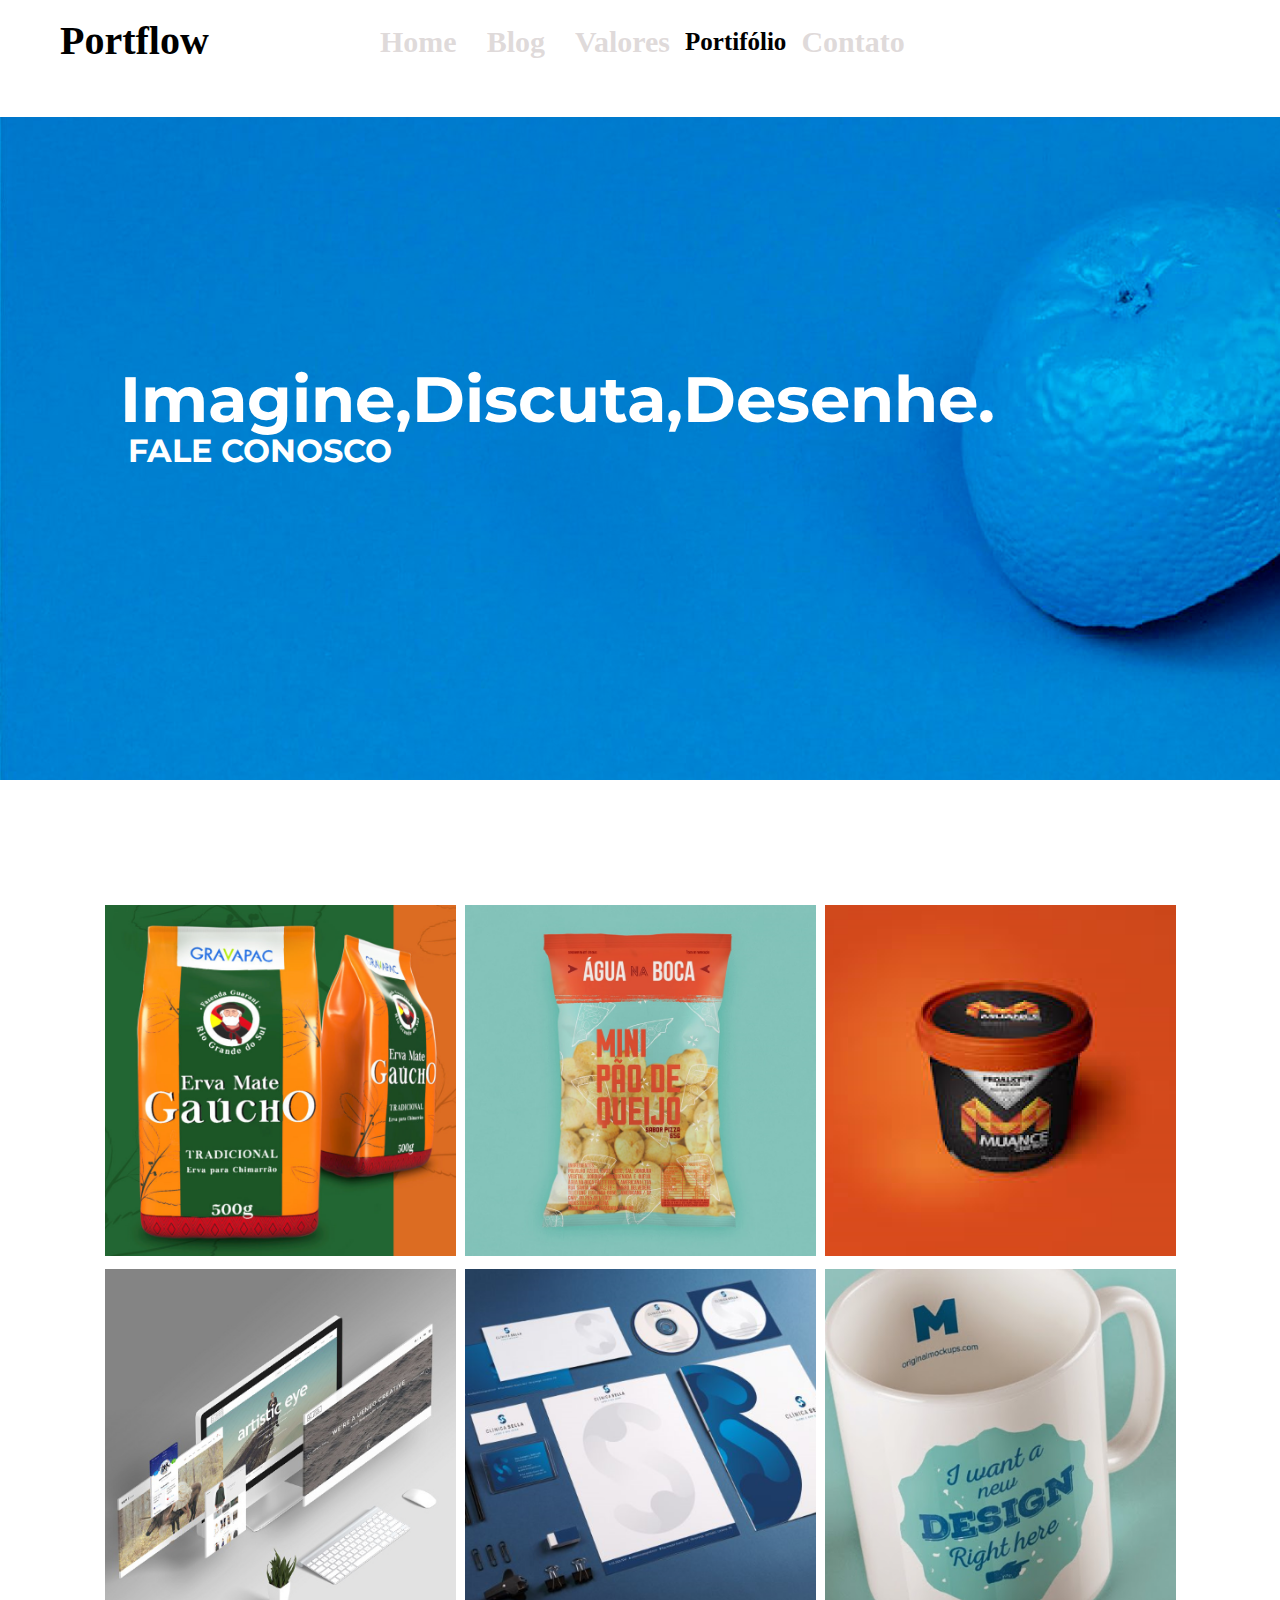
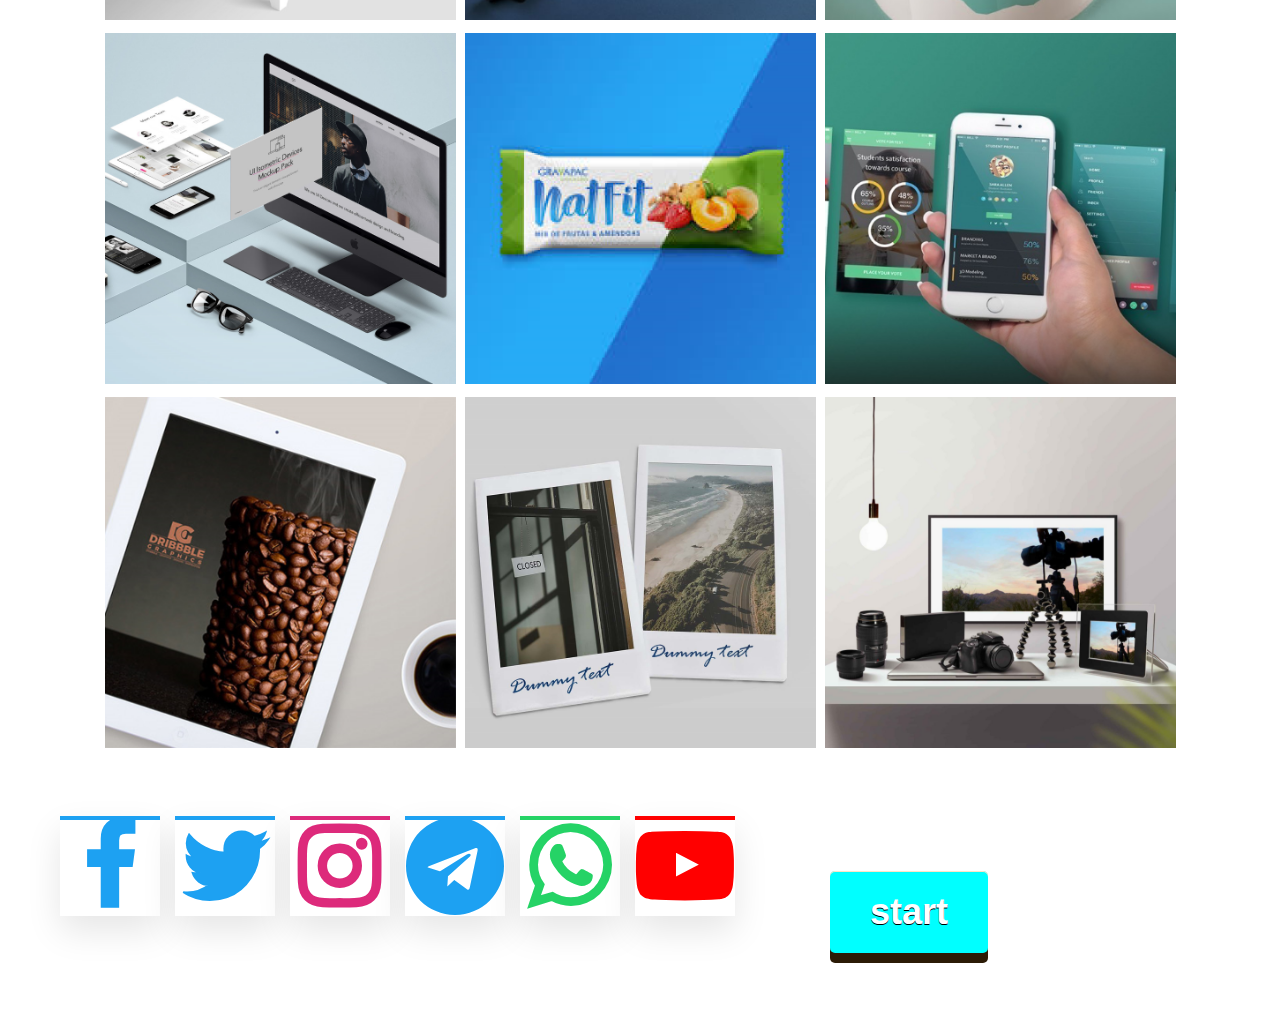
<file: index.html>
<!DOCTYPE html>
<html lang="en">
<head>
    <meta charset="UTF-8">
    <meta http-equiv="X-UA-Compatible" content="IE=edge">
    <meta name="viewport" content="width=device-width, initial-scale=1.0">
    <link rel="stylesheet" href="https://cdnjs.cloudflare.com/ajax/libs/font-awesome/4.7.0/css/font-awesome.css" integrity="sha512-5A8nwdMOWrSz20fDsjczgUidUBR8liPYU+WymTZP1lmY9G6Oc7HlZv156XqnsgNUzTyMefFTcsFH/tnJE/+xBg==" crossorigin="anonymous" referrerpolicy="no-referrer" />
    <link rel="preconnect" href="https://fonts.googleapis.com"><link rel="preconnect" href="https://fonts.gstatic.com" crossorigin><link href="https://fonts.googleapis.com/css2?family=Montserrat:wght@300&display=swap" rel="stylesheet">
    <link rel="stylesheet" href="style.css">
    <title>Document</title>
</head>
<body>
    <header>
        <nav>
            <span class="logo">
               <img src="./img/Portflow.svg" alt="">
                
            </span>

           
    
            <ul class="r-nav">
    
                <li> <a href="#"> Home</a></li>
                <li> <a href="#"> Blog</a></li>
                <li> <a href="#"> Valores</a></li>
            <li class="boldText" > Portifólio</li> 
                <li> <a href="#"> Contato</a></li>
            </ul>
    
        </nav>
    </header>

    <section class="banner">
        
        <p class="text"> Imagine,Discuta,Desenhe.</p>



     <h2 class=" sloganFrase"> fale conosco </h2> 


    </section>

        <main>

            <figure>
                <img class="alinhamentoDeImagem" src="./img/NoPath - Copia (20)@2xcafe.png" alt="café">
            </figure>

            <figure>
                <img class="alinhamentoDeImagem" src="./img/NoPath - Copia (22)@2x paoDeQueijo.png" alt="paoDeQueijo">
            </figure>
            <figure>
                    <img class="alinhamentoDeImagem"  src="./img/NoPath - Copia (21)@2x poteDeSorverte.png" alt="">
            </figure>
            <figure>
                    <img class="alinhamentoDeImagem" src="./img/mokup telas.png" alt="">
            </figure>
            <figure>
                        <img class="alinhamentoDeImagem" src="./img/NoPath - Copia (25).png" alt="">
            </figure>

            <figure>
                <img class="alinhamentoDeImagem" src="./img/NoPath - Copia (27) caneca.png" alt="">
            </figure>
            <figure>
                <img  class="alinhamentoDeImagem" src="./img/NoPath - Copia (29)@2x.monitor.png" alt="">
            </figure>
            <figure>
                <img class="alinhamentoDeImagem" src="./img/NoPath - Copia (23)@2x barrinhaDeCereal.png" alt="">
            </figure>
            <figure>
                    <img  class="alinhamentoDeImagem" src="./img/NoPath - Copia (31).png" alt="">
            </figure>
            <figure>
                    <img class="alinhamentoDeImagem" src="./img/NoPath - Copia (32).png" alt="">
            </figure>

                <figure>
                    <img class="alinhamentoDeImagem" src="./img/NoPath - Copia (33)@2x.png" alt="">
                 </figure>
                <figure>
                        <img class="alinhamentoDeImagem" src="./img/NoPath - Copia (34)@2x.png" alt="">
                </figure>
    
            </main>


        <footer>
            <div>
                    <ul class="redeSocial">
                    <li style="--clr:#1da1f2" class="iconMove" ><i class="fa fa-facebook" aria-hidden="true"></i>  </li>
                    <li  style="--clr:#1da1f2 "  class="iconMove" > <i class="fa fa-twitter" aria-hidden="true"></i>    </li>
                    <li  style="--clr:#dd2a7b" class="iconMove" > <i class="fa fa-instagram" aria-hidden="true"></i> </li>
                    <li   style="--clr:#1da1f2 "     class="iconMove"> <i class="fa fa-telegram" aria-hidden="true"></i>    </li>
                    <li  style="--clr:#25d366 "      class="iconMove" > <i class="fa fa-whatsapp" aria-hidden="true"></i>    </li>
                    <li   style="--clr:#ff0000"    class="iconMove" ><i class="fa fa-youtube-play" aria-hidden="true"></i>     </li>
                    </ul>


  
            </div>



            <div class="button">
                <a href="#"> start</a>
            </div>

        </footer>
        
 
 
        
    


</body>
</html>
</file>
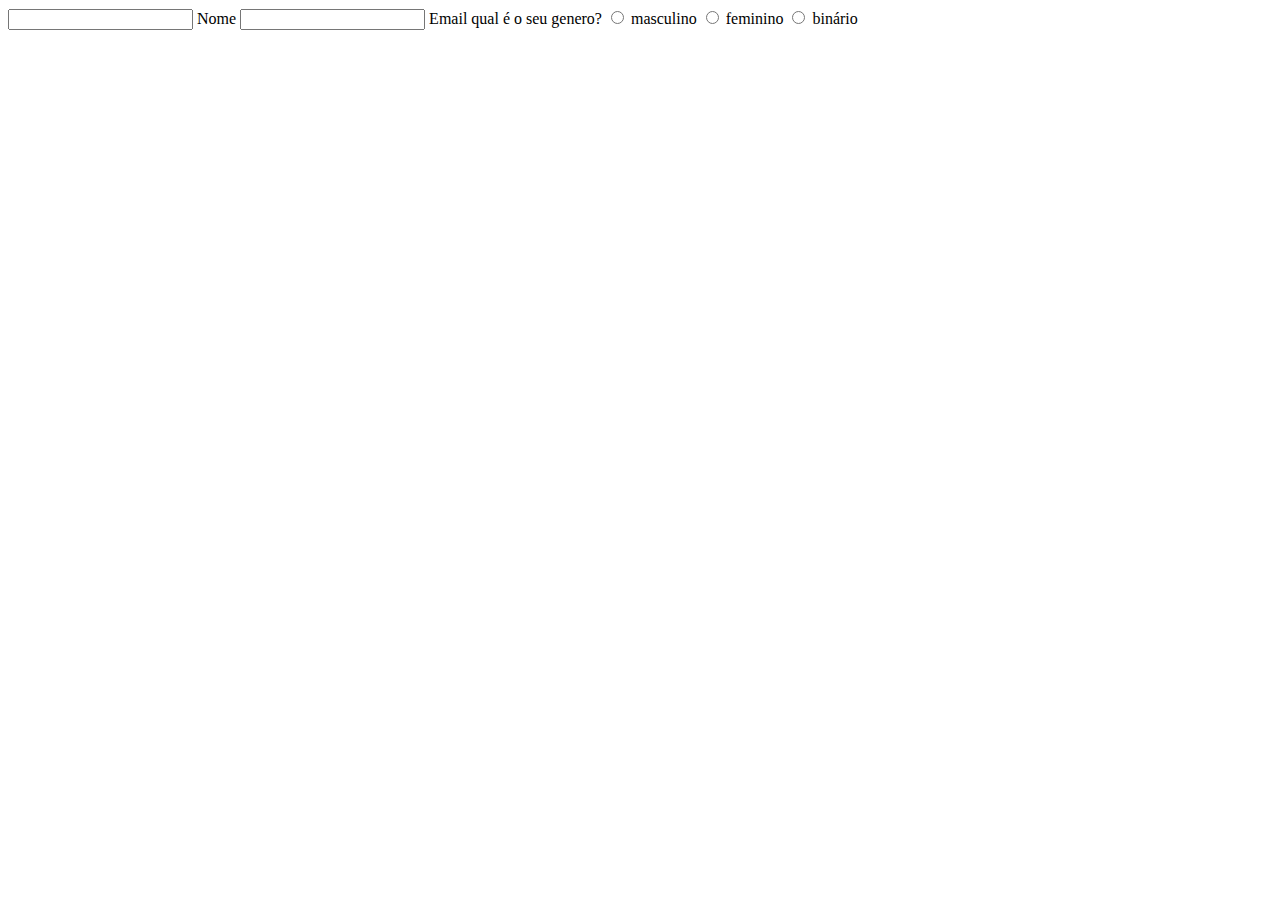
<file: form.html>
<!DOCTYPE html>
<html lang="en">
<head>
    <meta charset="UTF-8">
    <meta http-equiv="X-UA-Compatible" content="IE=edge">
    <meta name="viewport" content="width=device-width, initial-scale=1.0">
    <title>formulário</title>
</head>
<body>
    
<form action="">
<input type="text "  id=" nome"  required>
<label for="nome">Nome</label>

<input type="text" id="email" required  >
<label for="email"> Email</label>



<label for="gender"> qual é o seu genero?</label>
<input id="gender"  type="radio" name="gender" value="masculino"/> masculino
<input id="gender"  type="radio"  name="gender" value="feminino"/> feminino
<input id="gender"  type="radio"  name="gender" value="binário"/> binário






</form>




















</body>
</html>
</file>
<file: style.css>
* {
    margin:0 ;
    padding:0 ;
    box-sizing:border-box ;
}

header {
    background-color:white ;
    width:100vw;
    padding:15px ;
    position: fixed;
    height:13vh ;
  z-index:10 ;
 
    
}

 nav {
    display:flex ;
    justify-content:space-between ;
    align-items:center ;
      
 }

 
 nav ul {
    display: flex ;
    align-items:center ;
    list-style:none ;
   position: relative;
   width:100vh ;
    
 }


 nav li a {
    text-decoration: none ;
    color:rgba(207, 199, 199, 0.671) ;
    font-size:30px ;
    padding:8px 15px ;
    font-weight:bold ;
 
   
   
 }
 
 .boldText{
  color: black;
  font-size:25px ;
  font-weight: bold;
  cursor: pointer;
 }


 .r-nav li:hover {
    position: relative;
    transition: 2s;
    transform: scale(1.2);
   border: none;
     

 }

 .r-nav li a:hover {
  color:black ;
  


 }
  
 .logo {
    position: relative;
   left:5vh ;
 }

 .banner{
 height:100vh;
 background-image: url("./laranja\ azul\ recorte.png");
 background-repeat: no-repeat;
 display: flex;
 justify-content: center;
 flex-direction: column;
}

.text{
    position: relative;
      margin-bottom:8vw ;
     margin-left:7.5rem ;
    font-size:4rem ;
    color:white ;
    font-family: 'Montserrat', sans-serif;
    font-weight: bold;
    
}

.sloganFrase {
        position: absolute;
        font-family: 'Montserrat' , sans-serif;
        font-size:2rem ;
        color:white ;     
        text-transform: uppercase;     
        font-weight: bold;  
        left: 8rem;
}

h2:hover{
  cursor: pointer;
  
transition:2s ;
 transform: scale(1.1) ;  
 text-decoration: underline;
   
}

a {
    text-decoration:none ;
}

  main {
   display: flex;
    width:100% ;
    
    flex-wrap: wrap;
    justify-content:center ;

    

  }

  .alinhamentoDeImagem:hover{
      
    padding: 10px;
    transform: scale(1.1);

     
  }

.alinhamentoDeImagem {
     
        width:40vh ;
        padding: 4.5px;
        transition: .3s linear;
        cursor: pointer;
      
}

footer {
 
  width:100% ;
    display:flex ;
    justify-content: flex-start;
}

  h1 {
    top:7vh ;
    position:relative ;
    font-size:bold ;
    font-size:1.5rem ;
    left:8rem ;
  }

  h3{
    font-size:15px ;
    position: relative;
    left:10rem ;
    top:7.2vh ;
  }

  .redeSocial{
    position: relative;
    display:flex ;
    gap:15px ;
    margin:60px;
  }

  .redeSocial .iconMove{
    position: relative;
    list-style:none ;
    width: 100px ;
    height:100px ;
    display:flex ;
    justify-content:center ;
    align-items:center ;
    background: #fff;
    box-shadow: 0 15px 35px  rgba(0, 0,0,0.1);
    
  }

  .redeSocial .iconMove .fa{
    font-size:6em ;
    -webkit-text-stroke:2px var(--clr) ;
    color:transparent ;
  }

  .redeSocial .iconMove::before{
    content: '';
    position:absolute ;
    top:0 ;
    left:0 ;
    width:100% ;
    height:0 ;
    border-bottom:4px solid var(--clr) ;
    transition:0.5s ease-in-out ;
    font-family:fontAwesome ;
    text-align:center ;
    line-height:100px ;
    font-size:6em ;
    color: var(--clr);

  }
  .redeSocial .iconMove:hover:before{

    height:100% ;

  }
  .redeSocial .iconMove:nth-child(1)::before
  {
    content: '\f09a ';
  }
  
  .redeSocial .iconMove:nth-child(2)::before
  {
    content: '\f099';
  }
  .redeSocial .iconMove:nth-child(3)::before
  {
    content: '\f16d  ';
  }
  .redeSocial .iconMove:nth-child(4)::before
  {
    content: '\f2c6  ';
  }
  .redeSocial .iconMove:nth-child(5)::before
  {
    content: '\f232 ';
  }
  .redeSocial .iconMove:nth-child(6)::before
  {
    content: '\f16a ';
  }



  .button{
    position:relative ;
    display:inline-block ;
    margin:35px ;
    top:5rem ;
}




.button a {
    color:white ;
    font-family: 'Franklin Gothic Medium', 'Arial Narrow', Arial, sans-serif;
    font-weight:bold ;
    font-size:36px ;
    text-align:center ;
    text-decoration:none ;
    background-color:aqua ;
    display:block ;
    position: relative;
    padding:20px 40px ;

        -webkit-tap-highlight-color:rgba(0, 0, 0, 0) ;
        text-shadow:0px 1px 0px #000  ;
        filter:drop-shadow(color=#000, offx=0px,offy=1px) ;


    -webkit-box-shadow: inset 0 1px 0 #FFE5c4, 0 10px 0 #493010;

    -moz-box-shadow: inset 0 1px 0 #FFE5c4, 0 10px 0 #472d0a;
     
    box-shadow:inset 0 1px #FFE5C4, 0 10px 0 #2b1b06 ;


    -webkit-border-radius: 5px;
    -moz-border-radius: 5px;
    border-radius:5px ;

}



.button a:active{
    top:10px ;
    background-color:tomato ;

    -webkit-box-shadow:inset 0 1px 0 #FFE5c4, inset 0 -3px 0 #915100;

    -moz-box-shadow:inset  0 1px 0 #FFE5c4 , inset 0 -3px 0 #915100;

    box-shadow: inset 0 1px #FFE5C4, inset 0 -3px 0 #915100 ;    
}


.button:after {
    content:"" ;
    height:100% ;
    width:100% ;
    padding:4px ;
    position:absolute ;
    bottom:-15px ;
    left:-4px ;
    z-index:-1 ;
 
    
}


  @media screen and (max-width:1024px){

    .logo {
      position: absolute;
      right:50rem ;
      top:20px ;
    }
    .r-nav{
     width: 100%;
     position: absolute;
      left: 15rem;
     height:5vw ;
      top:3.2vh;
      display: flex;
    
      align-items: center;
    }
    ul li a {
      font-size: bold;
      font-size: 1.3rem ;
    }
    .banner{
      background-image: url(./laranja\ azul\ recorte.png);
      background-repeat: no-repeat;
      display: flex;
      justify-content: center;
      flex-direction: column;
     background-position: -50rem;
     width:100% ;
    }
    .text{
      position: relative;
      right:65px ;
      font-size:45px ;
      margin-bottom:35px ;
    }
    .sloganFrase{
      position: relative;
      right:65px ;
      font-size:35px ;
      margin-bottom:75px ;    
    }
    main {
      display:flex ;
      flex-wrap: wrap;
      width:100% ;
      animation: none;
      align-items: center;
      flex-direction: column;
    }
    figure{
      width:100% ;
      display:flex;
      justify-content: center;
    }
    
    .redeSocial {
      position: relative;
      display:flex ;
      gap:30px ;
    }

      footer{
        display:flex ;
      }

      .button{
        position:relative ;
        display:inline-block ;
        margin:35px ;
        right:8rem ;
        top:42rem ;
    }
    

.button a {
  color:white ;
  font-family: 'Franklin Gothic Medium', 'Arial Narrow', Arial, sans-serif;
  font-weight:bold ;
  font-size:36px ;
  text-align:center ;
  text-decoration:none ;
  background-color:tomato ;
  display:block ;
  position: relative;
  padding:20px 20px ;

      -webkit-tap-highlight-color:rgba(0, 0, 0, 0) ;
      text-shadow:0px 1px 0px #000  ;
      filter:drop-shadow(color=#000, offx=0px,offy=1px) ;


  -webkit-box-shadow: inset 0 1px 0 #FFE5c4, 0 10px 0 #915100;

  -moz-box-shadow: inset 0 1px 0 #FFE5c4, 0 10px 0 #915100;
   
  box-shadow:inset 0 1px #FFE5C4, 0 10px 0 #915100 ;


  -webkit-border-radius: 5px;
  -moz-border-radius: 5px;
  border-radius:5px ;

}



.button a:active{
  top:10px ;
  background-color:tomato ;

  -webkit-box-shadow:inset 0 1px 0 #FFE5c4, inset 0 -3px 0 #915100;

  -moz-box-shadow:inset  0 1px 0 #FFE5c4 , inset 0 -3px 0 #915100;

  box-shadow: inset 0 1px #FFE5C4, inset 0 -3px 0 #915100 ;    
}


.button:after {
  content:"" ;
  height:100% ;
  width:100% ;
  padding:4px ;
  position:absolute ;
  bottom:-15px ;
  left:-4px ;
  z-index:-1 ;

}

  }


  @media screen and (max-width:768px) {

    .logo{
      position: relative;
      left:1rem ;
    }
    .r-nav{
      position: absolute;
      width:100% ;
      top:0 ;
      display: flex;
      flex-direction:column ;
      align-items: center;
      right:45rem ;
    } 
    .boldText{
      position: relative;
      font-size:15px ;
      right:10rem ;
      font-size: bold;
    }
    ul li a  {
      margin-top:5px ;
        position: relative;
      font-size:15px ;
      right:10rem ;
      font-size: bold;
    
    }
    .banner{
      background-image: url(./laranja\ azul\ recorte.png);
      background-repeat: no-repeat;
      display: flex;
      justify-content: center;
      flex-direction: column;
     background-position: -70rem;
    }
    .text{
      position: relative;
      right:60px ;
      font-size:25px ; 
    }

    .sloganFrase{
      position: relative;
      right:58px ;
      font-size:20px ;
      
    }
    main {
      display:flex ;
      flex-wrap: wrap; 
      width:100% ;
    }

    figure{
      width:100% ;
      display:flex;
      justify-content: center;
    }

    .redeSocial {
      position: relative;
      display:flex ;
      gap:10px ;
      left:1rem ;
   flex-wrap: wrap;
    }
      footer{
        display:flex ;
        height:5vh ;
        width:5vh ;
      }
      h1 {
        position:relative ;
        display:flex ;
        right:25rem ;
        left:0 ; 
        
      }
      h3{
        position:relative ;
        display:flex ;
        right:22rem ;
        left:0 ; 
      }

      .button{
        position:relative ;
        display:inline-block ;
        margin:35px ;
        right:8rem ;
        top:42rem ;
    }
    

.button a {
  color:white ;
  font-family: 'Franklin Gothic Medium', 'Arial Narrow', Arial, sans-serif;
  font-weight:bold ;
  font-size:36px ;
  text-align:center ;
  text-decoration:none ;
  background-color:tomato ;
  display:block ;
  position: relative;
  padding:20px 20px ;

      -webkit-tap-highlight-color:rgba(0, 0, 0, 0) ;
      text-shadow:0px 1px 0px #000  ;
      filter:drop-shadow(color=#000, offx=0px,offy=1px) ;


  -webkit-box-shadow: inset 0 1px 0 #FFE5c4, 0 10px 0 #915100;

  -moz-box-shadow: inset 0 1px 0 #FFE5c4, 0 10px 0 #915100;
   
  box-shadow:inset 0 1px #FFE5C4, 0 10px 0 #915100 ;


  -webkit-border-radius: 5px;
  -moz-border-radius: 5px;
  border-radius:5px ;

}



.button a:active{
  top:10px ;
  background-color:tomato ;

  -webkit-box-shadow:inset 0 1px 0 #FFE5c4, inset 0 -3px 0 #915100;

  -moz-box-shadow:inset  0 1px 0 #FFE5c4 , inset 0 -3px 0 #915100;

  box-shadow: inset 0 1px #FFE5C4, inset 0 -3px 0 #915100 ;    
}


.button:after {
  content:"" ;
  height:100% ;
  width:100% ;
  padding:4px ;
  position:absolute ;
  bottom:-15px ;
  left:-4px ;
  z-index:-1 ;

}
  }
</file>
